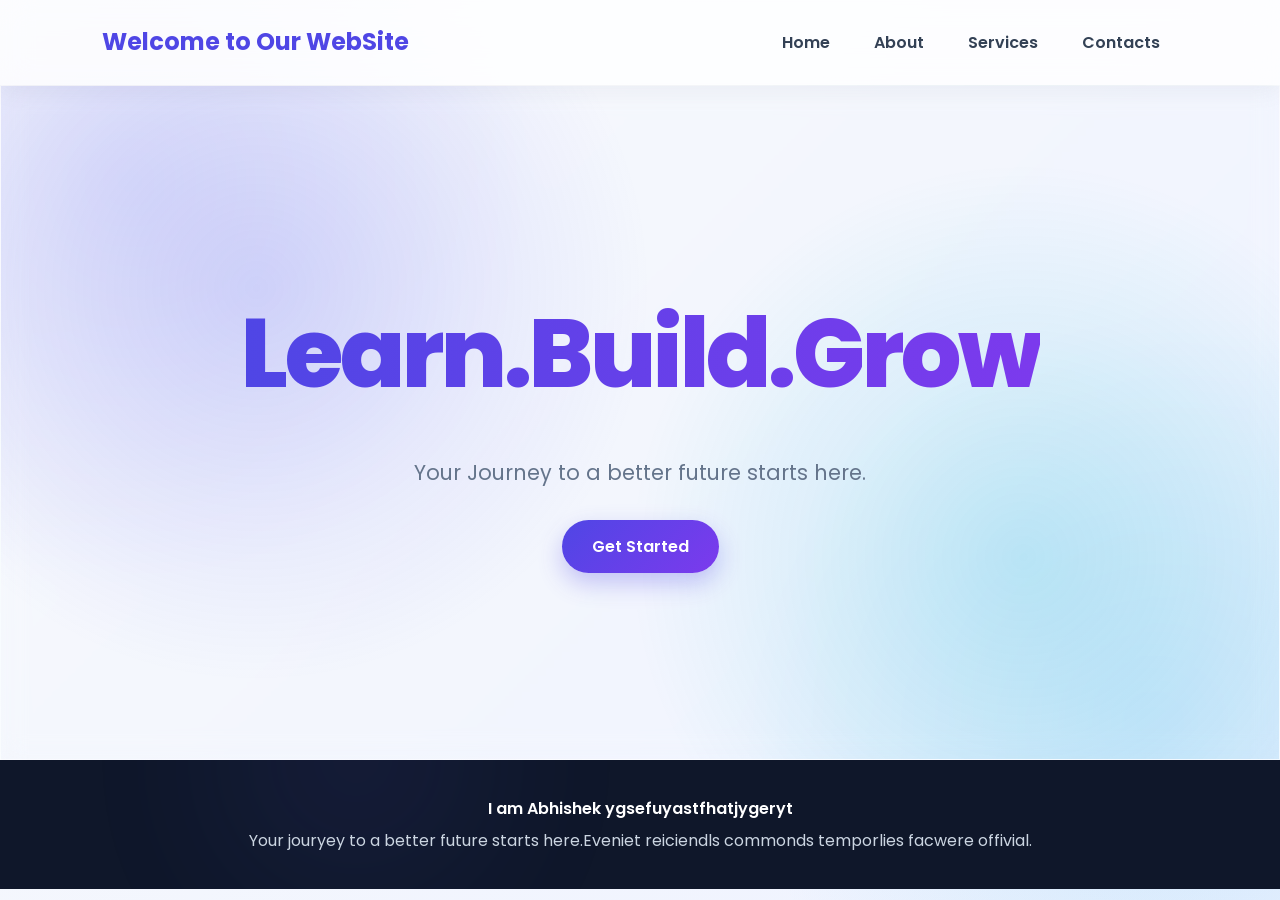
<file: index.html>
<!DOCTYPE html>
<html lang="en">
<head>
    <meta charset="UTF-8">
    <meta name="viewport" content="width=device-width, initial-scale=1.0">
    <title>Document</title>
    <link rel="stylesheet" href="style.css">
    
</head>
<body>
    <nav>
    <h2>Welcome to Our WebSite</h2>
      
<ul>
   <li><a href="index.html">Home</a></li>
   <li><a href="about.html">About</a></li>
   <li><a href="services.html">Services</a></li>
   <li><a href="contacts.html">Contacts</a></li>

</ul>
 </nav>

 <section>
<h1>Learn.Build.Grow </h1>
<p>Your Journey to a better future starts here.</p>
<button onclick="window.location.href='contacts.html'">
    Get Started
</button>

 </section>

<footer>
    <p>I am Abhishek ygsefuyastfhatjygeryt</p>
<p>Your jouryey to a better future starts here.Eveniet reiciendls commonds temporlies facwere offivial.   </p>

</footer>

</body>
</html>
</file>
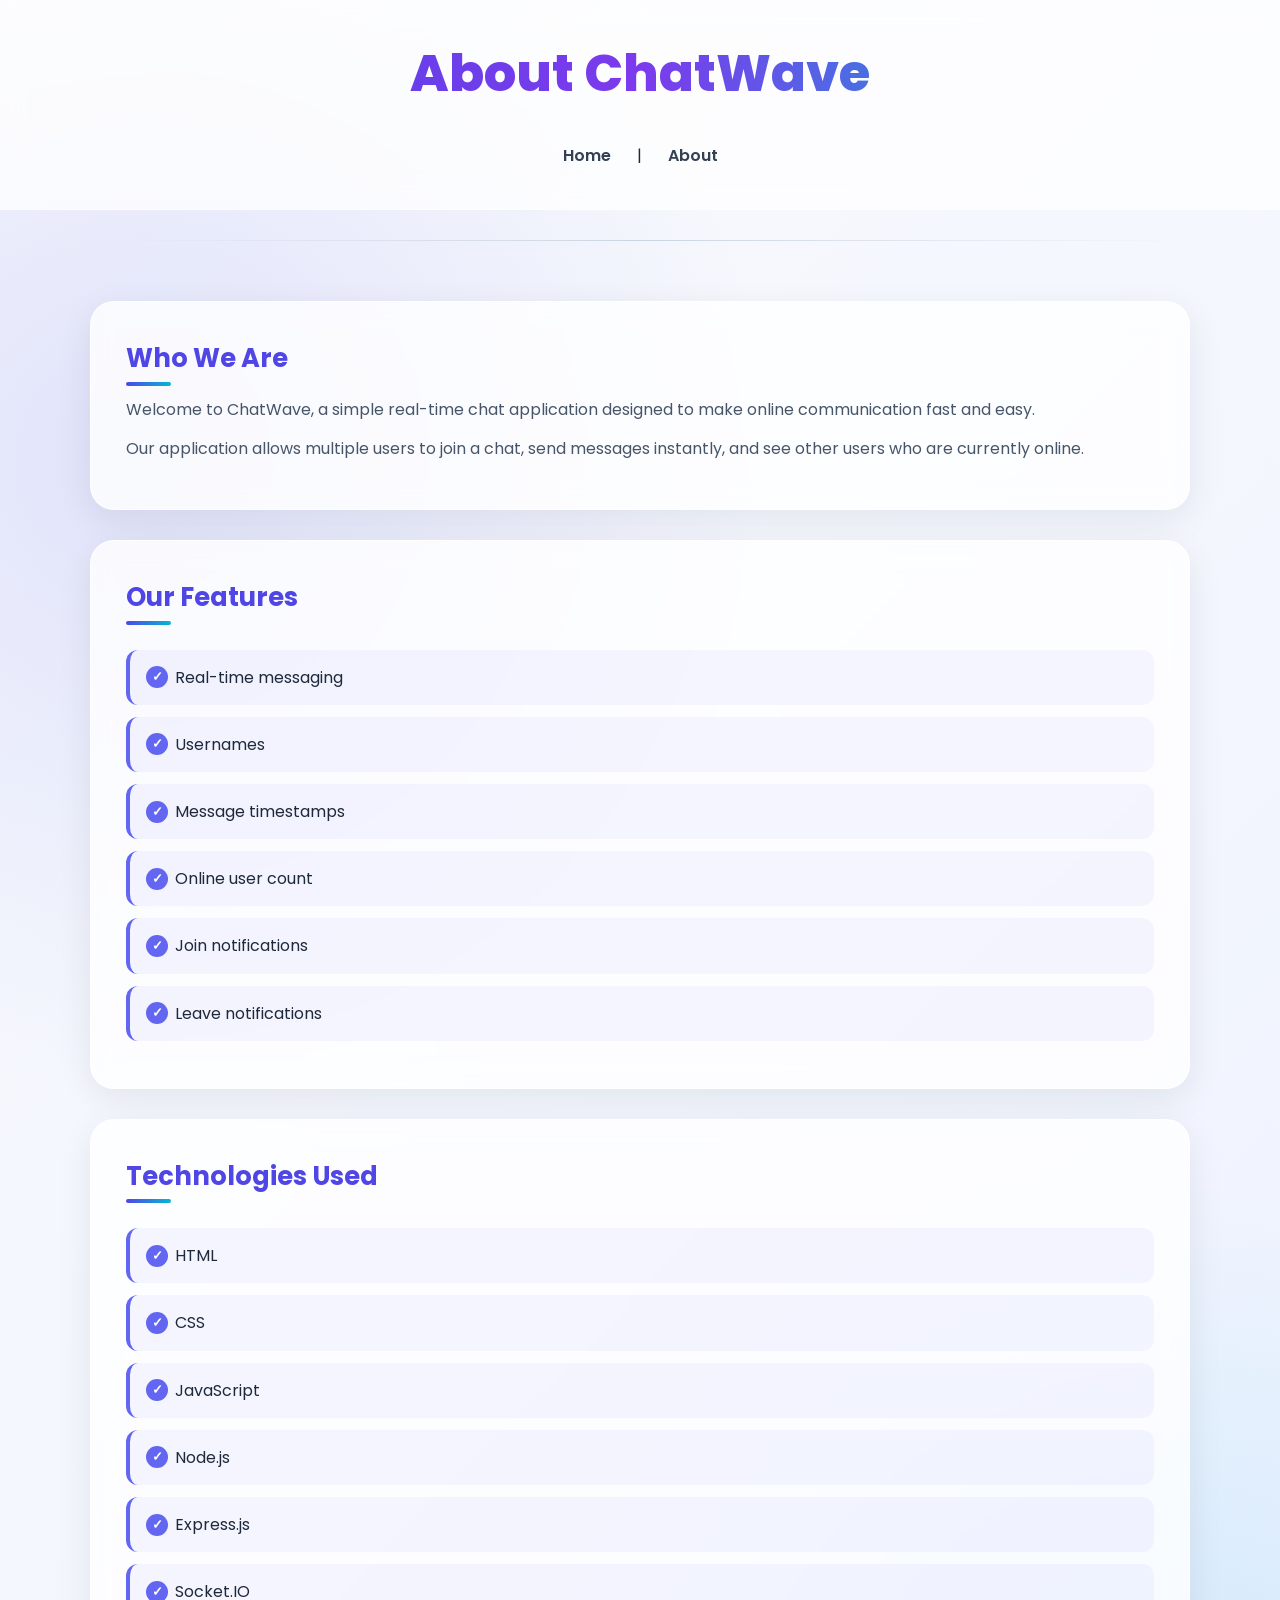
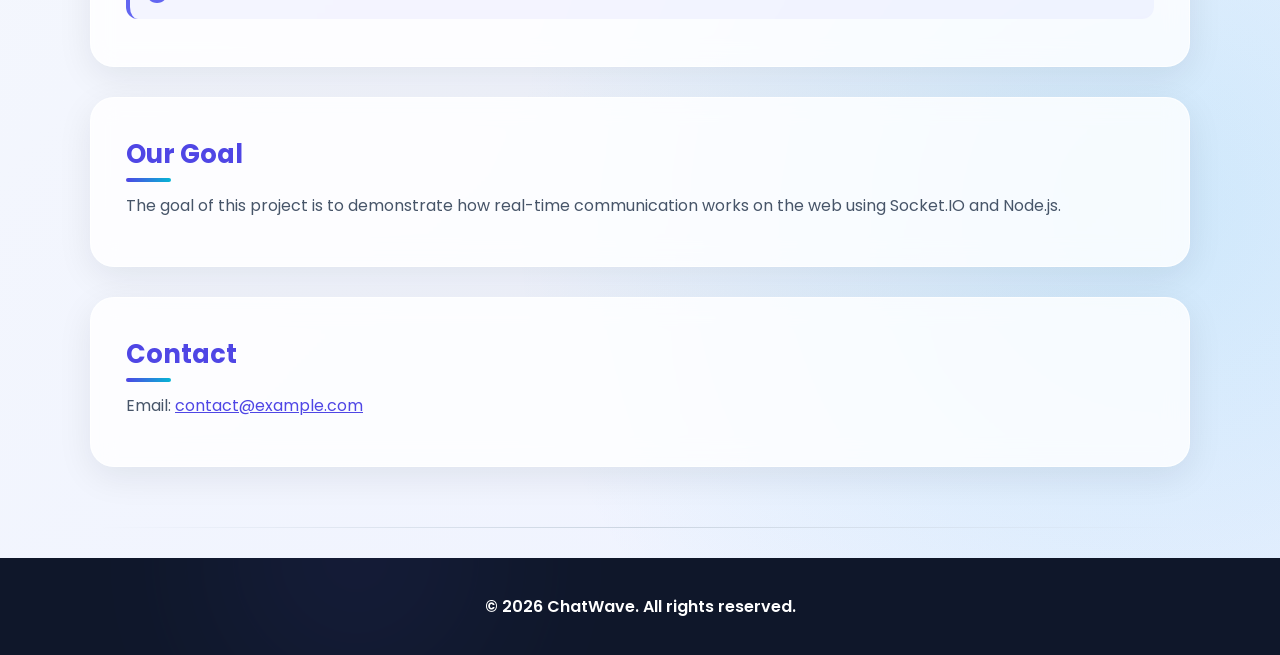
<file: about.html>
<!DOCTYPE html>
<html lang="en">

<head>
    <meta charset="UTF-8">
    <meta name="viewport" content="width=device-width, initial-scale=1.0">

    <title>About Us</title>
    <link rel="stylesheet" href="style.css">
</head>

<body>

    <header>
        <h1>About ChatWave</h1>

        <nav>
            <a href="index.html">Home</a> |
            <a href="about.html">About</a>
        </nav>
    </header>

    <hr>

    <main>

        <section>
            <h2>Who We Are</h2>

            <p>
                Welcome to ChatWave, a simple real-time chat application
                designed to make online communication fast and easy.
            </p>

            <p>
                Our application allows multiple users to join a chat,
                send messages instantly, and see other users who are
                currently online.
            </p>
        </section>

        <section>
            <h2>Our Features</h2>

            <ul>
                <li>Real-time messaging</li>
                <li>Usernames</li>
                <li>Message timestamps</li>
                <li>Online user count</li>
                <li>Join notifications</li>
                <li>Leave notifications</li>
            </ul>
        </section>

        <section>
            <h2>Technologies Used</h2>

            <ul>
                <li>HTML</li>
                <li>CSS</li>
                <li>JavaScript</li>
                <li>Node.js</li>
                <li>Express.js</li>
                <li>Socket.IO</li>
            </ul>
        </section>

        <section>
            <h2>Our Goal</h2>

            <p>
                The goal of this project is to demonstrate how real-time
                communication works on the web using Socket.IO and
                Node.js.
            </p>
        </section>

        <section>
            <h2>Contact</h2>

            <p>
                Email:
                <a href="mailto:contact@example.com">
                    contact@example.com
                </a>
            </p>
        </section>

    </main>

    <hr>

    <footer>
        <p>&copy; 2026 ChatWave. All rights reserved.</p>
    </footer>

</body>

</html>
</file>
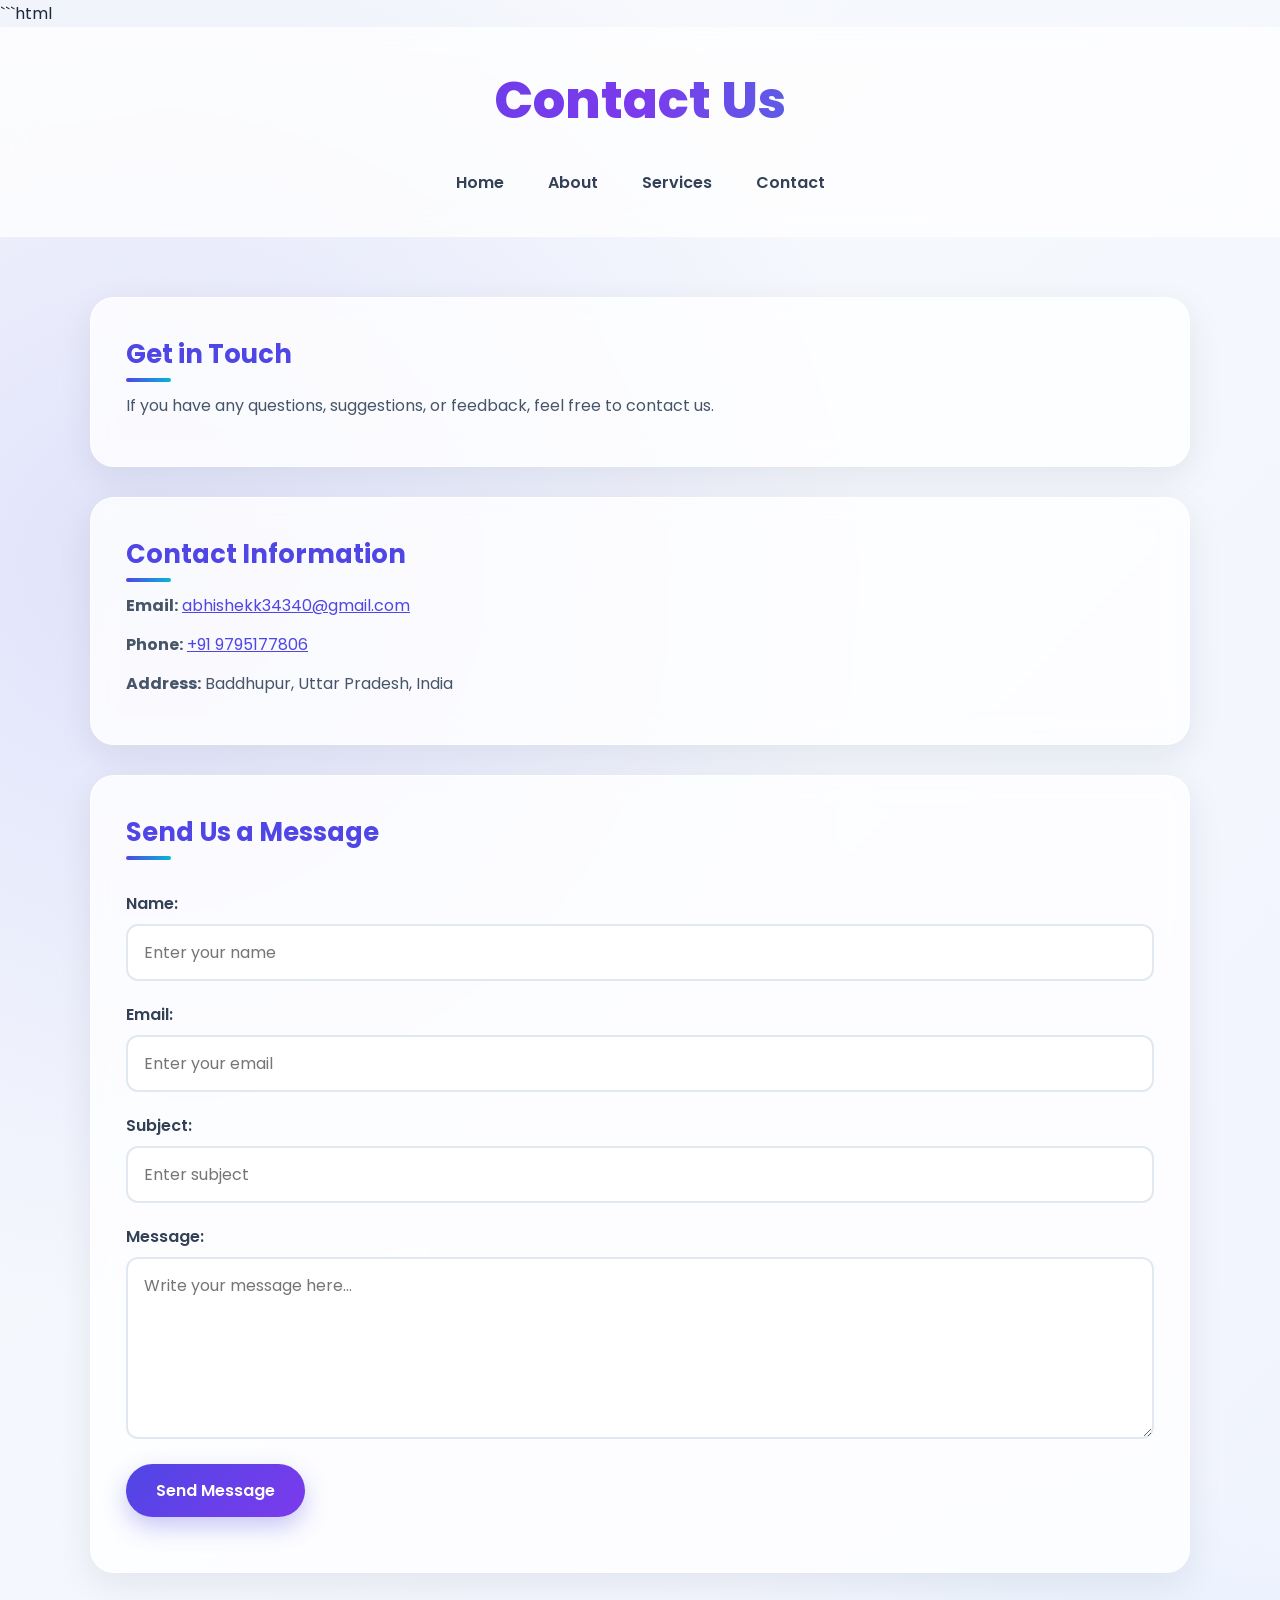
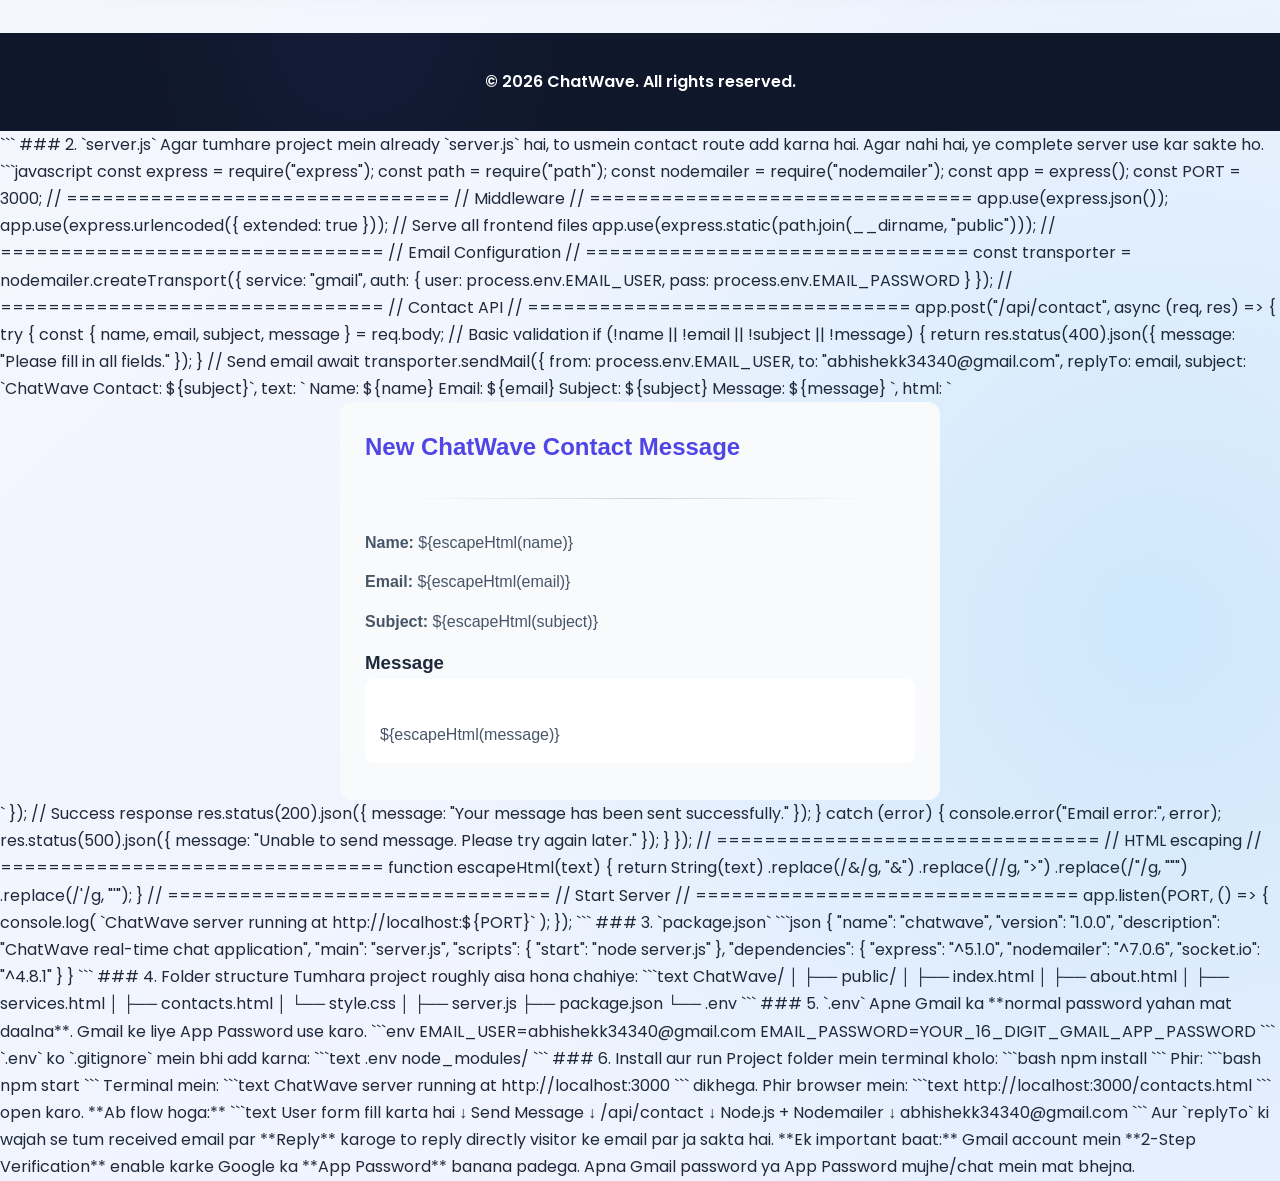
<file: contacts.html>
```html
<!DOCTYPE html>
<html lang="en">

<head>
    <meta charset="UTF-8">
    <meta name="viewport" content="width=device-width, initial-scale=1.0">

    <title>Contact Us - ChatWave</title>

    <link rel="stylesheet" href="style.css">
</head>

<body>

    <header>

        <h1>Contact Us</h1>

        <nav>
            <a href="index.html">Home</a>
            <a href="about.html">About</a>
            <a href="services.html">Services</a>
            <a href="contacts.html">Contact</a>
        </nav>

    </header>


    <main>

        <section>

            <h2>Get in Touch</h2>

            <p>
                If you have any questions, suggestions, or feedback,
                feel free to contact us.
            </p>

        </section>


        <section>

            <h2>Contact Information</h2>

            <p>
                <strong>Email:</strong>
                <a href="mailto:abhishekk34340@gmail.com">
                    abhishekk34340@gmail.com
                </a>
            </p>

            <p>
                <strong>Phone:</strong>
                <a href="tel:+919795177806">
                    +91 9795177806
                </a>
            </p>

            <p>
                <strong>Address:</strong>
                Baddhupur, Uttar Pradesh, India
            </p>

        </section>


        <section>

            <h2>Send Us a Message</h2>

            <form id="contactForm">

                <p>
                    <label for="name">Name:</label>
                    <br>

                    <input
                        type="text"
                        id="name"
                        name="name"
                        placeholder="Enter your name"
                        required
                    >
                </p>


                <p>
                    <label for="email">Email:</label>
                    <br>

                    <input
                        type="email"
                        id="email"
                        name="email"
                        placeholder="Enter your email"
                        required
                    >
                </p>


                <p>
                    <label for="subject">Subject:</label>
                    <br>

                    <input
                        type="text"
                        id="subject"
                        name="subject"
                        placeholder="Enter subject"
                        required
                    >
                </p>


                <p>
                    <label for="message">Message:</label>
                    <br>

                    <textarea
                        id="message"
                        name="message"
                        rows="6"
                        placeholder="Write your message here..."
                        required
                    ></textarea>
                </p>


                <p>

                    <button type="submit" id="sendButton">
                        Send Message
                    </button>

                </p>

                <p id="formStatus"></p>

            </form>

        </section>

    </main>


    <footer>

        <p>
            &copy; 2026 ChatWave. All rights reserved.
        </p>

    </footer>


    <script>

        const form = document.getElementById("contactForm");
        const sendButton = document.getElementById("sendButton");
        const formStatus = document.getElementById("formStatus");


        form.addEventListener("submit", async function (event) {

            event.preventDefault();


            sendButton.disabled = true;
            sendButton.textContent = "Sending...";

            formStatus.textContent = "";
            formStatus.style.color = "#4f46e5";


            const formData = {

                name: document.getElementById("name").value.trim(),

                email: document.getElementById("email").value.trim(),

                subject: document.getElementById("subject").value.trim(),

                message: document.getElementById("message").value.trim()

            };


            try {

                const response = await fetch("/api/contact", {

                    method: "POST",

                    headers: {
                        "Content-Type": "application/json"
                    },

                    body: JSON.stringify(formData)

                });


                const result = await response.json();


                if (response.ok) {

                    formStatus.textContent =
                        "✓ Message sent successfully!";

                    formStatus.style.color = "green";

                    form.reset();

                } else {

                    formStatus.textContent =
                        result.message || "Unable to send message.";

                    formStatus.style.color = "red";

                }

            }

            catch (error) {

                console.error(error);

                formStatus.textContent =
                    "Server error. Please try again later.";

                formStatus.style.color = "red";

            }


            sendButton.disabled = false;
            sendButton.textContent = "Send Message";

        });

    </script>

</body>

</html>
```

### 2. `server.js`

Agar tumhare project mein already `server.js` hai, to usmein contact route add karna hai. Agar nahi hai, ye complete server use kar sakte ho.

```javascript
const express = require("express");
const path = require("path");
const nodemailer = require("nodemailer");

const app = express();

const PORT = 3000;


// ================================
// Middleware
// ================================

app.use(express.json());
app.use(express.urlencoded({ extended: true }));


// Serve all frontend files
app.use(express.static(path.join(__dirname, "public")));


// ================================
// Email Configuration
// ================================

const transporter = nodemailer.createTransport({

    service: "gmail",

    auth: {

        user: process.env.EMAIL_USER,

        pass: process.env.EMAIL_PASSWORD

    }

});


// ================================
// Contact API
// ================================

app.post("/api/contact", async (req, res) => {

    try {

        const {
            name,
            email,
            subject,
            message
        } = req.body;


        // Basic validation

        if (!name || !email || !subject || !message) {

            return res.status(400).json({

                message: "Please fill in all fields."

            });

        }


        // Send email

        await transporter.sendMail({

            from: process.env.EMAIL_USER,

            to: "abhishekk34340@gmail.com",

            replyTo: email,

            subject: `ChatWave Contact: ${subject}`,

            text: `
Name: ${name}

Email: ${email}

Subject: ${subject}

Message:

${message}
            `,

            html: `
                <div style="
                    font-family: Arial, sans-serif;
                    max-width: 600px;
                    margin: auto;
                    padding: 25px;
                    background: #f8fafc;
                    border-radius: 12px;
                ">

                    <h2 style="color: #4f46e5;">
                        New ChatWave Contact Message
                    </h2>

                    <hr>

                    <p>
                        <strong>Name:</strong>
                        ${escapeHtml(name)}
                    </p>

                    <p>
                        <strong>Email:</strong>
                        ${escapeHtml(email)}
                    </p>

                    <p>
                        <strong>Subject:</strong>
                        ${escapeHtml(subject)}
                    </p>

                    <h3>Message</h3>

                    <p style="
                        white-space: pre-line;
                        background: white;
                        padding: 15px;
                        border-radius: 8px;
                    ">
                        ${escapeHtml(message)}
                    </p>

                </div>
            `

        });


        // Success response

        res.status(200).json({

            message: "Your message has been sent successfully."

        });


    } catch (error) {

        console.error("Email error:", error);

        res.status(500).json({

            message: "Unable to send message. Please try again later."

        });

    }

});


// ================================
// HTML escaping
// ================================

function escapeHtml(text) {

    return String(text)

        .replace(/&/g, "&amp;")

        .replace(/</g, "&lt;")

        .replace(/>/g, "&gt;")

        .replace(/"/g, "&quot;")

        .replace(/'/g, "&#039;");

}


// ================================
// Start Server
// ================================

app.listen(PORT, () => {

    console.log(
        `ChatWave server running at http://localhost:${PORT}`
    );

});
```

### 3. `package.json`

```json
{
  "name": "chatwave",
  "version": "1.0.0",
  "description": "ChatWave real-time chat application",
  "main": "server.js",
  "scripts": {
    "start": "node server.js"
  },
  "dependencies": {
    "express": "^5.1.0",
    "nodemailer": "^7.0.6",
    "socket.io": "^4.8.1"
  }
}
```

### 4. Folder structure

Tumhara project roughly aisa hona chahiye:

```text
ChatWave/
│
├── public/
│   ├── index.html
│   ├── about.html
│   ├── services.html
│   ├── contacts.html
│   └── style.css
│
├── server.js
├── package.json
└── .env
```

### 5. `.env`

Apne Gmail ka **normal password yahan mat daalna**. Gmail ke liye App Password use karo.

```env
EMAIL_USER=abhishekk34340@gmail.com
EMAIL_PASSWORD=YOUR_16_DIGIT_GMAIL_APP_PASSWORD
```

`.env` ko `.gitignore` mein bhi add karna:

```text
.env
node_modules/
```

### 6. Install aur run

Project folder mein terminal kholo:

```bash
npm install
```

Phir:

```bash
npm start
```

Terminal mein:

```text
ChatWave server running at http://localhost:3000
```

dikhega.

Phir browser mein:

```text
http://localhost:3000/contacts.html
```

open karo.

**Ab flow hoga:**

```text
User form fill karta hai
        ↓
Send Message
        ↓
/api/contact
        ↓
Node.js + Nodemailer
        ↓
abhishekk34340@gmail.com
```

Aur `replyTo` ki wajah se tum received email par **Reply** karoge to reply directly visitor ke email par ja sakta hai.

**Ek important baat:** Gmail account mein **2-Step Verification** enable karke Google ka **App Password** banana padega. Apna Gmail password ya App Password mujhe/chat mein mat bhejna.
</file>
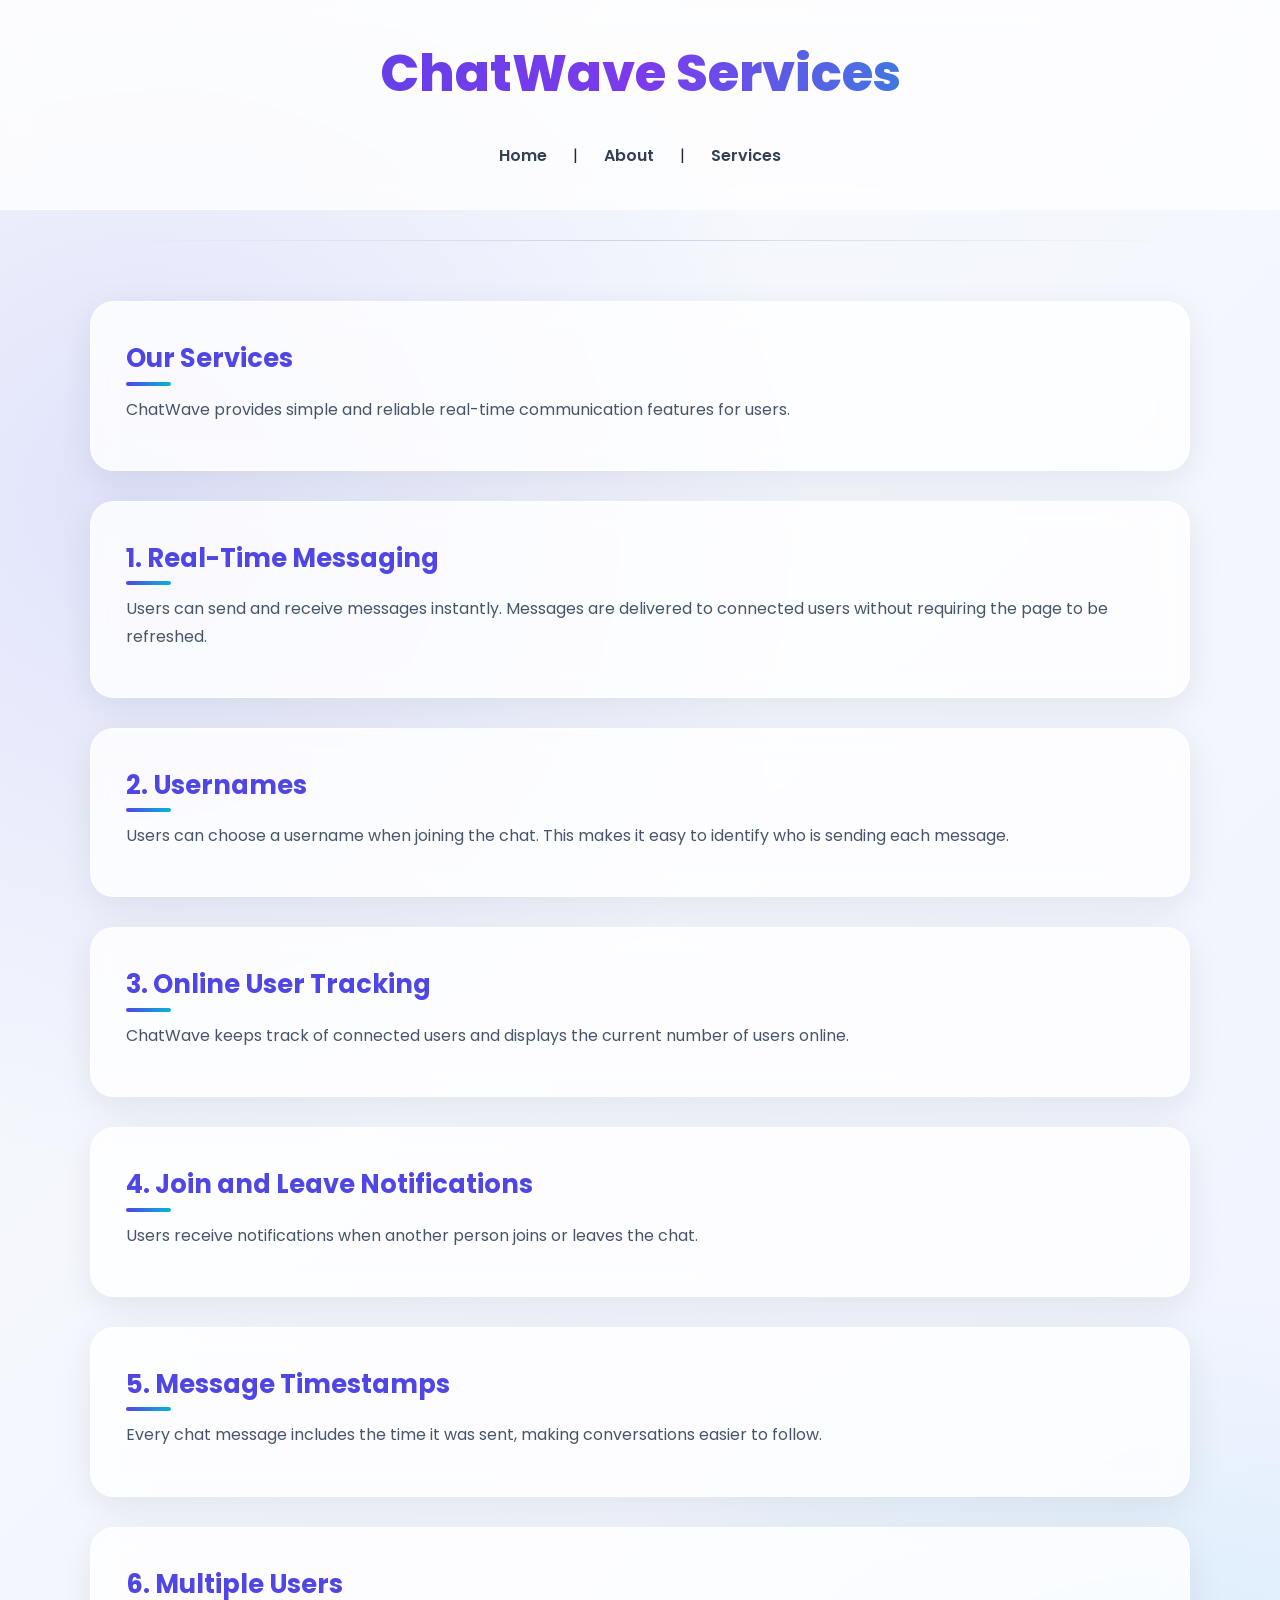
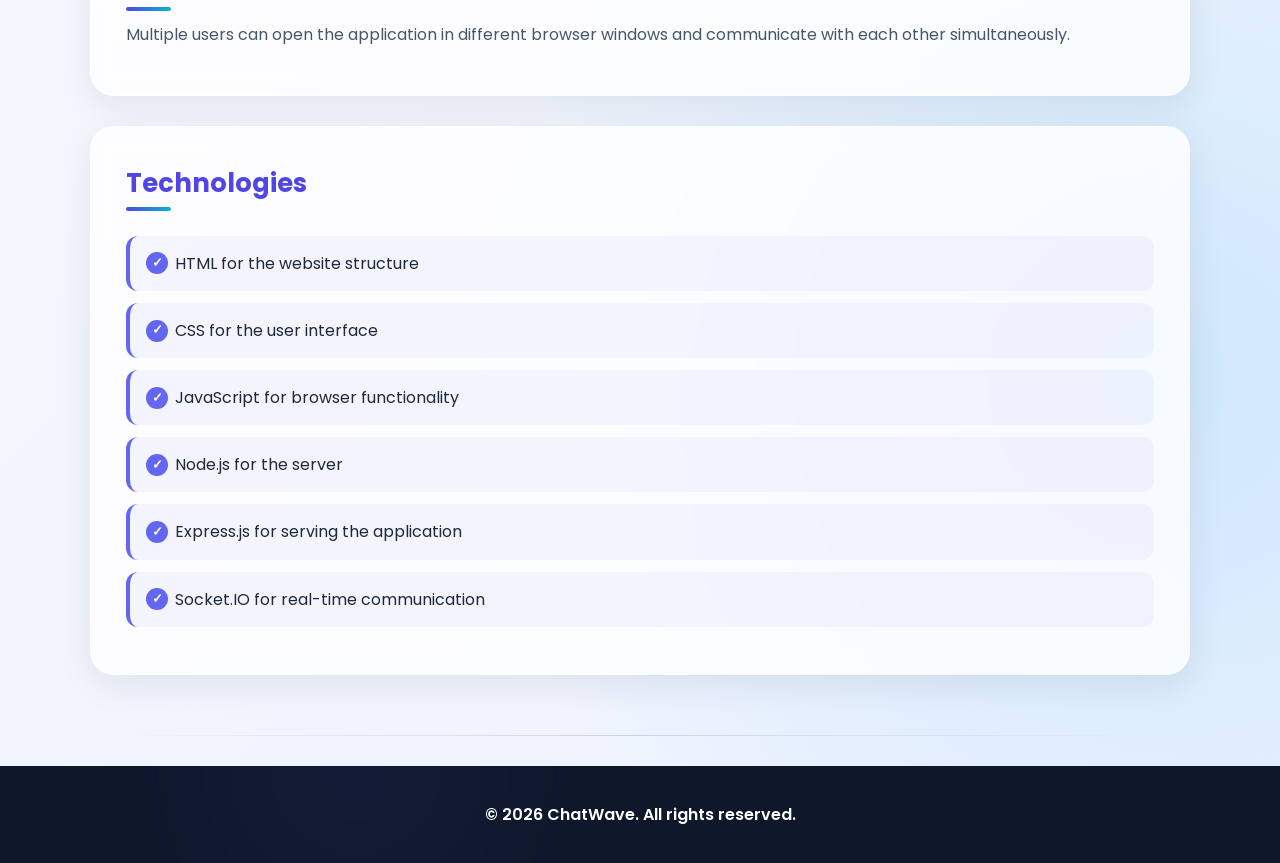
<file: services.html>
<!DOCTYPE html>
<html lang="en">

<head>
    <meta charset="UTF-8">
    <meta name="viewport" content="width=device-width, initial-scale=1.0">

    <title>Services - ChatWave</title>
    <link rel="stylesheet" href="style.css">
</head>

<body>

    <header>

        <h1>ChatWave Services</h1>

        <nav>
            <a href="index.html">Home</a> |
            <a href="about.html">About</a> |
            <a href="services.html">Services</a>
        </nav>

    </header>

    <hr>

    <main>

        <section>
            <h2>Our Services</h2>

            <p>
                ChatWave provides simple and reliable real-time
                communication features for users.
            </p>
        </section>


        <section>

            <h2>1. Real-Time Messaging</h2>

            <p>
                Users can send and receive messages instantly.
                Messages are delivered to connected users without
                requiring the page to be refreshed.
            </p>

        </section>


        <section>

            <h2>2. Usernames</h2>

            <p>
                Users can choose a username when joining the chat.
                This makes it easy to identify who is sending each
                message.
            </p>

        </section>


        <section>

            <h2>3. Online User Tracking</h2>

            <p>
                ChatWave keeps track of connected users and displays
                the current number of users online.
            </p>

        </section>


        <section>

            <h2>4. Join and Leave Notifications</h2>

            <p>
                Users receive notifications when another person joins
                or leaves the chat.
            </p>

        </section>


        <section>

            <h2>5. Message Timestamps</h2>

            <p>
                Every chat message includes the time it was sent,
                making conversations easier to follow.
            </p>

        </section>


        <section>

            <h2>6. Multiple Users</h2>

            <p>
                Multiple users can open the application in different
                browser windows and communicate with each other
                simultaneously.
            </p>

        </section>


        <section>

            <h2>Technologies</h2>

            <ul>
                <li>HTML for the website structure</li>
                <li>CSS for the user interface</li>
                <li>JavaScript for browser functionality</li>
                <li>Node.js for the server</li>
                <li>Express.js for serving the application</li>
                <li>Socket.IO for real-time communication</li>
            </ul>

        </section>

    </main>

    <hr>

    <footer>

        <p>
            &copy; 2026 ChatWave. All rights reserved.
        </p>

    </footer>

</body>

</html>
</file>
<file: style.css>
/* =========================================
   CHATWAVE - MODERN CSS
   Responsive + Animation + Scale Effects
   ========================================= */

/* ---------- Google Font ---------- */
@import url('https://fonts.googleapis.com/css2?family=Poppins:wght@300;400;500;600;700;800&display=swap');


/* ---------- Reset ---------- */
* {
    margin: 0;
    padding: 0;
    box-sizing: border-box;
}

html {
    scroll-behavior: smooth;
}

body {
    font-family: "Poppins", sans-serif;
    min-height: 100vh;
    color: #1e293b;

    background:
        radial-gradient(circle at 10% 20%, rgba(99, 102, 241, 0.15), transparent 30%),
        radial-gradient(circle at 90% 80%, rgba(14, 165, 233, 0.15), transparent 30%),
        linear-gradient(135deg, #f8fafc, #eef2ff);

    line-height: 1.7;
    overflow-x: hidden;
}


/* ---------- Selection ---------- */
::selection {
    background: #6366f1;
    color: white;
}


/* ---------- Header ---------- */
header {
    width: 100%;
    padding: 30px 8%;
    background: rgba(255, 255, 255, 0.75);
    backdrop-filter: blur(15px);
    -webkit-backdrop-filter: blur(15px);

    border-bottom: 1px solid rgba(255, 255, 255, 0.5);

    position: sticky;
    top: 0;
    z-index: 1000;

    animation: slideDown 0.8s ease;
}

header h1 {
    text-align: center;
    font-size: clamp(2rem, 5vw, 3.2rem);
    font-weight: 800;

    background: linear-gradient(
        90deg,
        #4f46e5,
        #7c3aed,
        #06b6d4
    );

    -webkit-background-clip: text;
    background-clip: text;
    color: transparent;

    margin-bottom: 15px;

    animation: titleGlow 3s ease-in-out infinite alternate;
}


/* ---------- Navigation ---------- */
nav {
    display: flex;
    justify-content: center;
    align-items: center;
    gap: 8px;
    flex-wrap: wrap;
}

nav a {
    position: relative;

    text-decoration: none;
    color: #334155;

    font-weight: 600;
    padding: 10px 18px;

    border-radius: 50px;

    transition:
        color 0.3s ease,
        background 0.3s ease,
        transform 0.3s ease,
        box-shadow 0.3s ease;
}

nav a:hover {
    color: white;

    background: linear-gradient(
        135deg,
        #4f46e5,
        #7c3aed
    );

    transform: translateY(-3px) scale(1.05);

    box-shadow:
        0 8px 20px rgba(79, 70, 229, 0.3);
}


/* ---------- Main ---------- */
main {
    width: min(1100px, 90%);
    margin: 60px auto;

    animation: fadeUp 0.9s ease;
}


/* ---------- Sections ---------- */
section {
    position: relative;

    margin-bottom: 30px;
    padding: 35px;

    background: rgba(255, 255, 255, 0.8);
    backdrop-filter: blur(12px);
    -webkit-backdrop-filter: blur(12px);

    border: 1px solid rgba(255, 255, 255, 0.7);

    border-radius: 24px;

    box-shadow:
        0 10px 35px rgba(15, 23, 42, 0.08);

    transition:
        transform 0.4s ease,
        box-shadow 0.4s ease,
        border-color 0.4s ease;
}

section:hover {
    transform: translateY(-8px) scale(1.015);

    box-shadow:
        0 20px 45px rgba(79, 70, 229, 0.15);

    border-color: rgba(99, 102, 241, 0.3);
}


/* ---------- Section Headings ---------- */
section h2 {
    color: #4f46e5;

    font-size: 1.6rem;
    margin-bottom: 15px;

    position: relative;
    display: inline-block;
}

section h2::after {
    content: "";

    position: absolute;
    left: 0;
    bottom: -5px;

    width: 45px;
    height: 4px;

    border-radius: 10px;

    background: linear-gradient(
        90deg,
        #4f46e5,
        #06b6d4
    );

    transition: width 0.4s ease;
}

section:hover h2::after {
    width: 100%;
}


/* ---------- Paragraph ---------- */
p {
    color: #475569;
    font-size: 1rem;
    margin-bottom: 12px;
}


/* ---------- Lists ---------- */
ul {
    list-style: none;
    margin-top: 15px;
}

section li {
    position: relative;

    margin: 12px 0;
    padding: 14px 18px 14px 45px;

    background: rgba(99, 102, 241, 0.06);

    border-left: 4px solid #6366f1;

    border-radius: 12px;

    transition:
        transform 0.3s ease,
        background 0.3s ease,
        box-shadow 0.3s ease;
}

section li::before {
    content: "✓";

    position: absolute;
    left: 16px;
    top: 50%;

    transform: translateY(-50%);

    width: 22px;
    height: 22px;

    display: flex;
    justify-content: center;
    align-items: center;

    color: white;
    background: #6366f1;

    border-radius: 50%;

    font-size: 13px;
    font-weight: bold;
}

section li:hover {
    transform: translateX(8px) scale(1.02);

    background: rgba(99, 102, 241, 0.12);

    box-shadow:
        0 8px 20px rgba(99, 102, 241, 0.1);
}


/* ---------- Links ---------- */
a {
    color: #4f46e5;
    transition: all 0.3s ease;
}

main a:hover {
    color: #7c3aed;
    text-decoration: underline;
}


/* ---------- Horizontal Rule ---------- */
hr {
    border: none;

    height: 1px;

    width: 85%;

    margin: 30px auto;

    background: linear-gradient(
        90deg,
        transparent,
        #cbd5e1,
        transparent
    );
}


/* =========================================
   HOME PAGE
   ========================================= */

body > nav {
    padding: 22px 8%;

    display: flex;
    justify-content: space-between;
    align-items: center;

    background: rgba(255, 255, 255, 0.8);
    backdrop-filter: blur(15px);

    position: sticky;
    top: 0;
    z-index: 1000;

    box-shadow:
        0 5px 25px rgba(15, 23, 42, 0.05);

    animation: slideDown 0.8s ease;
}

body > nav h2 {
    color: #4f46e5;
    font-size: 1.5rem;

    transition: transform 0.3s ease;
}

body > nav h2:hover {
    transform: scale(1.05);
}

body > nav ul {
    display: flex;
    gap: 8px;
    list-style: none;
    margin: 0;
}

body > nav li {
    margin: 0;
    padding: 0;
}

body > nav a {
    color: #334155;
}


/* ---------- Hero Section ---------- */
body > section {
    min-height: 75vh;

    margin: 0;

    padding: 100px 8%;

    display: flex;
    flex-direction: column;
    justify-content: center;
    align-items: center;

    text-align: center;

    background:
        radial-gradient(
            circle at 20% 30%,
            rgba(99, 102, 241, 0.2),
            transparent 35%
        ),
        radial-gradient(
            circle at 80% 70%,
            rgba(6, 182, 212, 0.18),
            transparent 35%
        );

    border-radius: 0;

    box-shadow: none;

    animation: fadeIn 1.2s ease;
}

body > section:hover {
    transform: none;
    box-shadow: none;
}

body > section h1 {
    font-size: clamp(3rem, 8vw, 6rem);

    font-weight: 800;

    letter-spacing: -3px;

    background: linear-gradient(
        90deg,
        #4f46e5,
        #7c3aed,
        #06b6d4,
        #4f46e5
    );

    background-size: 300% auto;

    -webkit-background-clip: text;
    background-clip: text;

    color: transparent;

    animation:
        gradientMove 5s linear infinite,
        heroEnter 1s ease;
}

body > section p {
    font-size: clamp(1rem, 2vw, 1.3rem);

    margin: 20px 0 30px;

    color: #64748b;

    animation: fadeUp 1.2s ease;
}


/* ---------- Button ---------- */
button {
    border: none;
    outline: none;

    padding: 14px 30px;

    font-family: inherit;
    font-size: 1rem;
    font-weight: 600;

    color: white;

    cursor: pointer;

    border-radius: 50px;

    background:
        linear-gradient(
            135deg,
            #4f46e5,
            #7c3aed
        );

    box-shadow:
        0 10px 25px rgba(79, 70, 229, 0.3);

    transition:
        transform 0.3s ease,
        box-shadow 0.3s ease,
        background 0.3s ease;
}

button:hover {
    transform: translateY(-5px) scale(1.08);

    box-shadow:
        0 15px 35px rgba(79, 70, 229, 0.45);
}

button:active {
    transform: scale(0.95);
}


/* ---------- Form ---------- */
form {
    margin-top: 20px;
}

form p {
    margin-bottom: 20px;
}

label {
    display: inline-block;

    font-weight: 600;

    color: #334155;

    margin-bottom: 7px;
}


/* ---------- Inputs ---------- */
input,
textarea {
    width: 100%;

    padding: 14px 16px;

    border: 2px solid #e2e8f0;

    border-radius: 12px;

    background: rgba(255, 255, 255, 0.8);

    color: #1e293b;

    font-family: inherit;
    font-size: 1rem;

    outline: none;

    transition:
        border-color 0.3s ease,
        box-shadow 0.3s ease,
        transform 0.3s ease,
        background 0.3s ease;
}

input:focus,
textarea:focus {
    border-color: #6366f1;

    background: white;

    transform: scale(1.01);

    box-shadow:
        0 0 0 4px rgba(99, 102, 241, 0.12);
}

textarea {
    resize: vertical;
    min-height: 140px;
}


/* ---------- Contact Form Button ---------- */
form button {
    margin-top: 5px;
}


/* ---------- Footer ---------- */
footer {
    padding: 30px 8%;

    text-align: center;

    background: #0f172a;

    color: #cbd5e1;

    position: relative;

    overflow: hidden;
}

footer::before {
    content: "";

    position: absolute;

    width: 200px;
    height: 200px;

    background: #6366f1;

    border-radius: 50%;

    filter: blur(100px);

    opacity: 0.15;

    top: -100px;
    left: 20%;
}

footer p {
    position: relative;

    color: #cbd5e1;

    margin: 5px 0;
}

footer p:first-child {
    color: white;
    font-weight: 600;
}


/* ---------- Footer Links ---------- */
footer a {
    color: #a5b4fc;
}


/* =========================================
   ANIMATIONS
   ========================================= */

@keyframes fadeIn {
    from {
        opacity: 0;
    }

    to {
        opacity: 1;
    }
}


@keyframes fadeUp {
    from {
        opacity: 0;
        transform: translateY(35px);
    }

    to {
        opacity: 1;
        transform: translateY(0);
    }
}


@keyframes slideDown {
    from {
        opacity: 0;
        transform: translateY(-30px);
    }

    to {
        opacity: 1;
        transform: translateY(0);
    }
}


@keyframes heroEnter {
    from {
        opacity: 0;
        transform: translateY(40px) scale(0.9);
    }

    to {
        opacity: 1;
        transform: translateY(0) scale(1);
    }
}


@keyframes gradientMove {
    0% {
        background-position: 0% center;
    }

    50% {
        background-position: 100% center;
    }

    100% {
        background-position: 0% center;
    }
}


@keyframes titleGlow {
    from {
        filter: drop-shadow(
            0 0 5px rgba(99, 102, 241, 0.15)
        );
    }

    to {
        filter: drop-shadow(
            0 0 15px rgba(99, 102, 241, 0.35)
        );
    }
}


/* =========================================
   RESPONSIVE DESIGN
   ========================================= */

@media (max-width: 768px) {

    body > nav {
        flex-direction: column;
        gap: 15px;
        padding: 18px 5%;
    }

    body > nav h2 {
        font-size: 1.25rem;
        text-align: center;
    }

    body > nav ul {
        justify-content: center;
        flex-wrap: wrap;
    }

    nav a {
        padding: 8px 13px;
        font-size: 0.9rem;
    }

    main {
        width: 92%;
        margin: 35px auto;
    }

    section {
        padding: 25px 20px;
        border-radius: 18px;
    }

    body > section {
        min-height: 70vh;
        padding: 70px 5%;
    }

    body > section h1 {
        letter-spacing: -1px;
    }

    section h2 {
        font-size: 1.35rem;
    }

    input,
    textarea {
        font-size: 16px;
    }
}


@media (max-width: 480px) {

    body > nav ul {
        gap: 3px;
    }

    nav a {
        padding: 7px 10px;
        font-size: 0.8rem;
    }

    body > section h1 {
        font-size: 2.8rem;
    }

    body > section p {
        font-size: 0.95rem;
    }

    button {
        padding: 12px 24px;
        font-size: 0.9rem;
    }

    section {
        padding: 22px 16px;
    }

    section li {
        padding-left: 40px;
    }
}


/* ---------- Reduced Motion ---------- */
@media (prefers-reduced-motion: reduce) {

    *,
    *::before,
    *::after {
        animation-duration: 0.01ms !important;
        animation-iteration-count: 1 !important;
        transition-duration: 0.01ms !important;
        scroll-behavior: auto !important;
    }
}


/* ### What this CSS adds

* ✨ Modern **glassmorphism UI**
* 🎨 Animated gradient headings
* 🔥 `scale()` hover animations
* 🖱️ Smooth button hover/active effects
* 📱 Fully responsive mobile design
* 💫 Section hover animations
* 🎯 Animated navigation
* 📝 Modern contact form
* 🌈 Gradient backgrounds
* 🌊 Smooth scrolling
* 💡 Input focus animations
* 🌙 Dark modern footer
* ⚡ `prefers-reduced-motion` accessibility support
* 🎬 Page-load fade/slide animations

You can keep your existing **four HTML files exactly as they are** and replace only `style.css` with the CSS above. */
</file>
